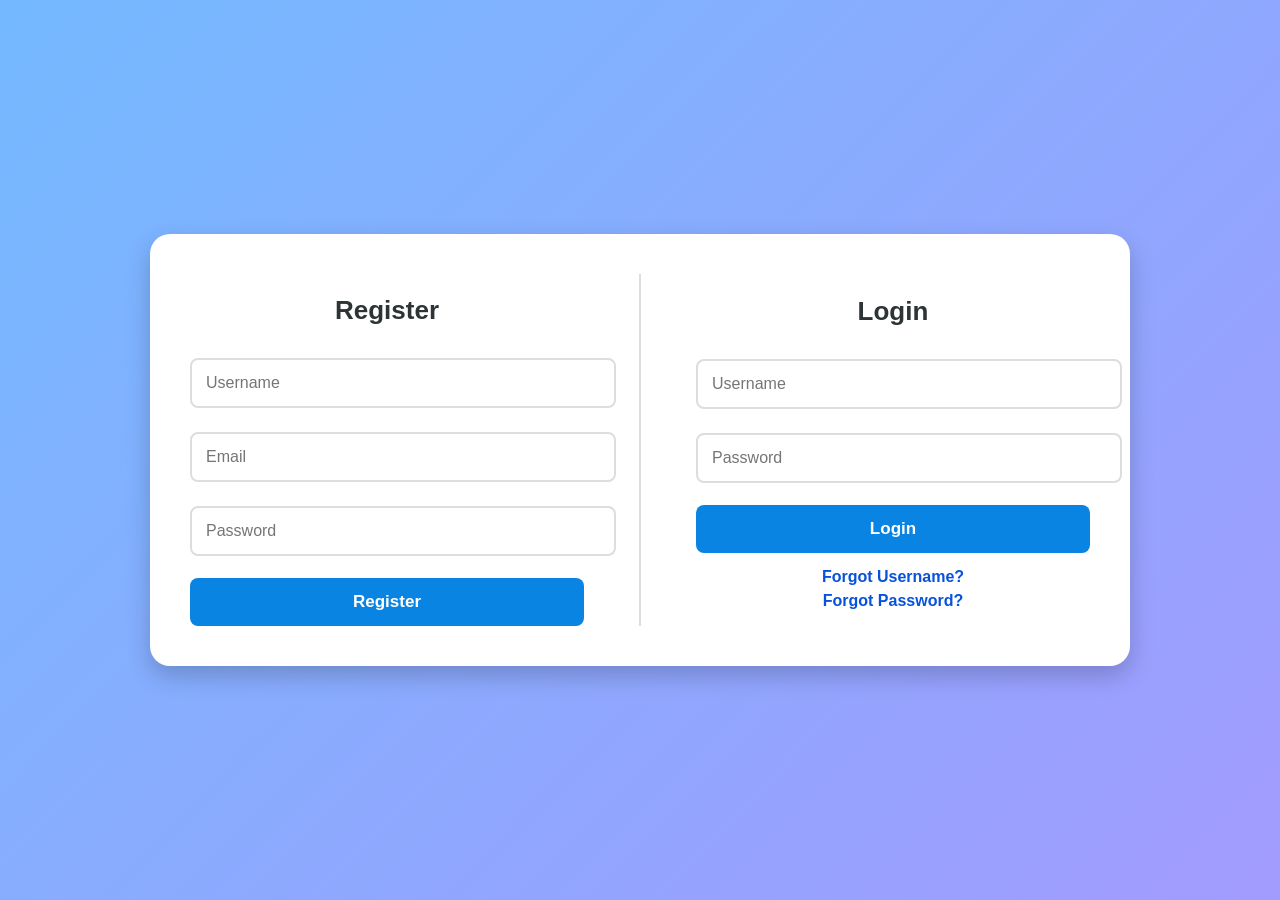
<file: src/main/resources/static/admin-login.html>
<!DOCTYPE html>
<html lang="en">
<head>
    <meta charset="UTF-8">
    <title>Admin Login</title>
    <style>
        body {
            font-family: Poppins, sans-serif;
            background: linear-gradient(to right, #667eea, #764ba2);
            color: white;
            display: flex;
            justify-content: center;
            align-items: center;
            height: 100vh;
            margin: 0;
        }
        .login-box {
            background: rgba(255, 255, 255, 0.15);
            padding: 30px;
            border-radius: 20px;
            text-align: center;
            box-shadow: 0 4px 20px rgba(0,0,0,0.2);
        }
        input {
            padding: 10px;
            border: none;
            border-radius: 10px;
            margin: 10px 0;
            width: 200px;
            text-align: center;
        }
        button {
            background: #4CAF50;
            border: none;
            padding: 10px 20px;
            border-radius: 10px;
            color: white;
            font-weight: bold;
            cursor: pointer;
        }
        button:hover {
            background: #45a049;
        }
        .error {
            color: #ff7777;
            margin-top: 10px;
        }
    </style>
</head>
<body>

<div class="login-box">
    <h2>🔐 Admin Access</h2>
    <p>Enter your admin password to view all users</p>
    <input type="password" id="adminPassword" placeholder="Enter password" />
    <br>
    <button id="loginBtn" onclick="verifyPassword()">Login</button>
    <p id="error" class="error"></p>
</div>

<script>

    /* ✅ FIXED — SAFE CHECK (no document.write) */
    if (!sessionStorage.getItem("isUserLoggedIn_tab")) {
        window.location.replace("Auth.html");
    }

    const ADMIN_PASSWORD = "admin123";
    const MAX_ATTEMPTS = 3;
    const TIMEOUTS = [1, 2, 5, 10, 20];
    const STORAGE_KEY = "adminLoginData";

    function getLoginData() {
        return JSON.parse(localStorage.getItem(STORAGE_KEY)) || {
            attempts: 0,
            lockLevel: 0,
            lockUntil: null
        };
    }

    function saveLoginData(data) {
        localStorage.setItem(STORAGE_KEY, JSON.stringify(data));
    }

    function checkLockStatus() {
        const data = getLoginData();
        const now = Date.now();

        if (data.lockUntil && now < data.lockUntil) {
            const remaining = Math.ceil((data.lockUntil - now) / 1000);
            disableLogin(remaining);
            return true;
        } else if (data.lockUntil && now >= data.lockUntil) {
            data.attempts = 0;
            data.lockUntil = null;
            saveLoginData(data);
        }
        return false;
    }

    function disableLogin(seconds) {
        const btn = document.getElementById("loginBtn");
        const error = document.getElementById("error");
        btn.disabled = true;

        const countdown = setInterval(() => {
            if (seconds <= 0) {
                clearInterval(countdown);
                btn.disabled = false;
                error.textContent = "";
            } else {
                error.textContent = `⏳ Too many attempts! Try again in ${seconds}s`;
                seconds--;
            }
        }, 1000);
    }

    function verifyPassword() {
        if (checkLockStatus()) return;

        const input = document.getElementById("adminPassword").value.trim();
        const error = document.getElementById("error");
        const data = getLoginData();

        if (input === ADMIN_PASSWORD) {
            sessionStorage.setItem("isAdminLoggedIn_tab", "true");
            localStorage.removeItem(STORAGE_KEY);
            window.location.href = "all-users.html";  /* ✅ Redirect works perfectly */
        } else {
            data.attempts++;
            if (data.attempts >= MAX_ATTEMPTS) {
                const level = Math.min(data.lockLevel, TIMEOUTS.length - 1);
                const minutes = TIMEOUTS[level];
                data.lockUntil = Date.now() + minutes * 60 * 1000;
                data.lockLevel = Math.min(data.lockLevel + 1, TIMEOUTS.length - 1);
                data.attempts = 0;
                saveLoginData(data);
                disableLogin(minutes * 60);
            } else {
                saveLoginData(data);
                error.textContent = `❌ Incorrect password! Attempts left: ${MAX_ATTEMPTS - data.attempts}`;
            }
        }
    }

    checkLockStatus();
</script>

</body>
</html>
</file>
